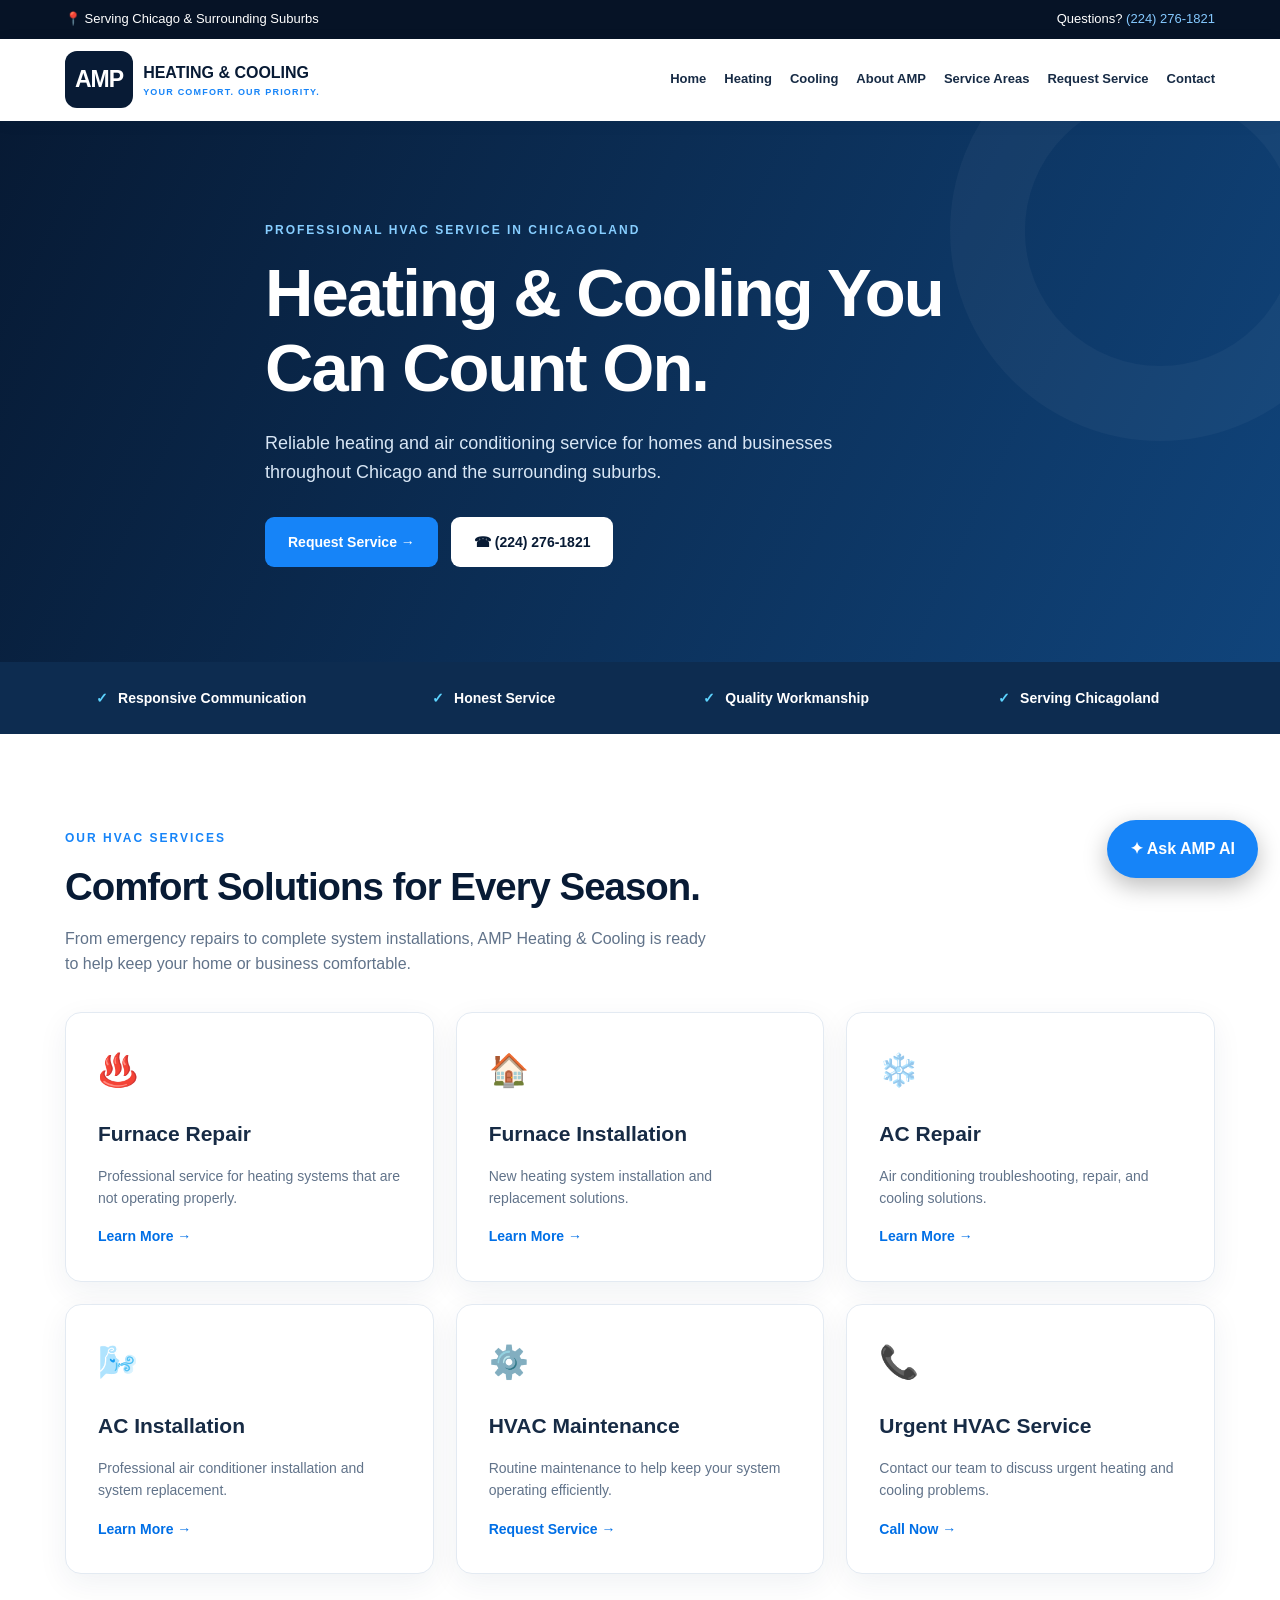
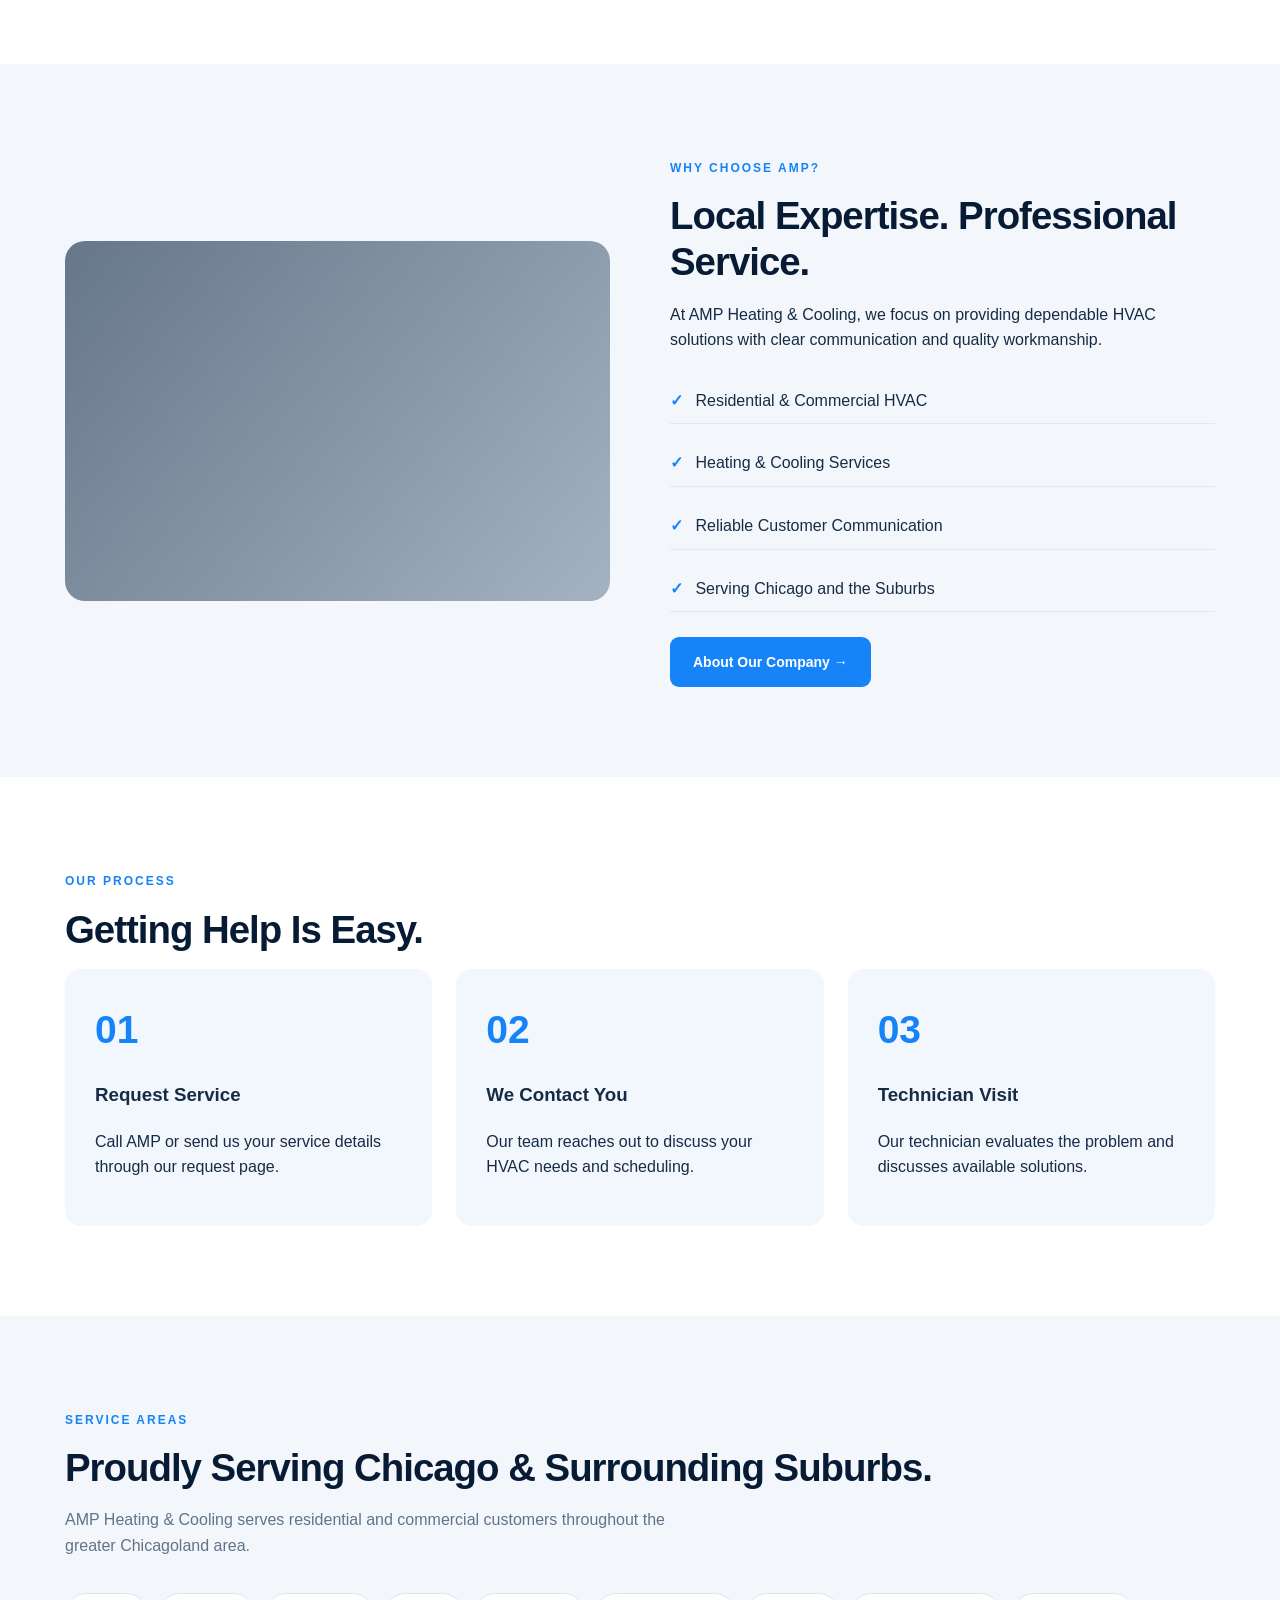
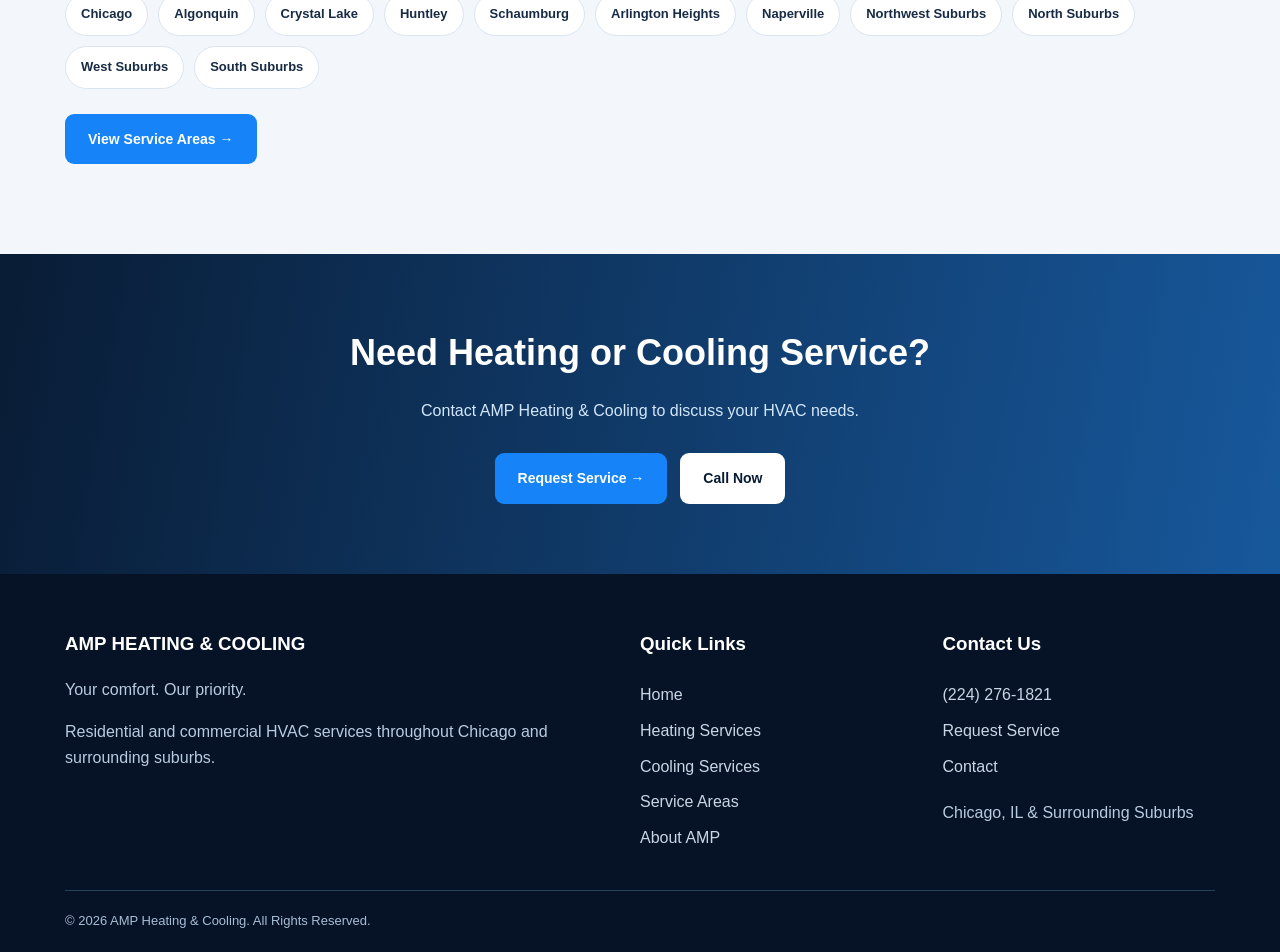
<file: index.html>
<!DOCTYPE html>
<html lang="en">
<head>
  <meta charset="UTF-8">
  <meta name="viewport" content="width=device-width, initial-scale=1">
  <meta name="description" content="AMP Heating & Cooling provides professional HVAC repair, installation and maintenance throughout Chicago and the surrounding suburbs.">
  <title>AMP Heating & Cooling | Chicago HVAC Services</title>

  <style>
    :root {
      --navy: #081b35;
      --blue: #1684f8;
      --light: #f3f7fc;
      --text: #172b45;
      --muted: #61738a;
    }
    * { box-sizing: border-box; }
    html { scroll-behavior: smooth; }
    body { margin: 0; font-family: Arial, sans-serif; color: var(--text); line-height: 1.6; }
    a { text-decoration: none; color: inherit; }
    button, input, textarea, select { font: inherit; }
    button { cursor: pointer; }
    .container { width: min(1150px, 92%); margin: auto; }
    .topbar { background: #061326; color: white; padding: 9px 0; font-size: 13px; }
    .topbar .container { display: flex; justify-content: space-between; gap: 12px; flex-wrap: wrap; }
    .topbar a { color: #85c9ff; }
    header { background: white; position: sticky; top: 0; z-index: 20; box-shadow: 0 2px 14px #09274a13; }
    .navbar { min-height: 82px; display: flex; align-items: center; justify-content: space-between; gap: 18px; }
    .logo { display: flex; align-items: center; gap: 10px; font-size: 16px; font-weight: 900; color: var(--navy); }
    .logo-icon { padding: 10px; border-radius: 12px; background: var(--navy); color: white; font-size: 23px; letter-spacing: -1px; }
    .logo small { display: block; font-size: 9px; letter-spacing: 1.2px; color: var(--blue); }
    nav { display: flex; align-items: center; gap: 18px; }
    nav a { font-size: 13px; font-weight: 700; }
    nav a:hover { color: var(--blue); }
    .menu-btn { display: none; background: none; border: 0; font-size: 27px; }
    .btn { display: inline-flex; align-items: center; justify-content: center; gap: 8px; border-radius: 9px; padding: 14px 23px; background: var(--blue); color: white; font-size: 14px; font-weight: bold; border: none; transition: .2s; }
    .btn:hover { background: #0065d5; transform: translateY(-2px); }
    .btn-white { background: white; color: var(--navy); }
    .btn-white:hover { background: #e6efff; }
    .hero { position: relative; overflow: hidden; background: linear-gradient(115deg,#071a34 0%,#10447b 100%); color: white; padding: 95px 0; }
    .hero-content { max-width: 750px; position: relative; z-index: 1; }
    .eyebrow { display: inline-block; font-size: 12px; font-weight: 800; color: #1684f8; text-transform: uppercase; letter-spacing: 2px; margin-bottom: 15px; }
    .hero .eyebrow { color: #87ceff; }
    h1 { font-size: clamp(38px, 5.5vw, 67px); line-height: 1.12; letter-spacing: -2px; margin: 0 0 24px; }
    .hero p { font-size: 18px; color: #d8e6f5; max-width: 650px; }
    .hero-buttons { display: flex; gap: 13px; flex-wrap: wrap; margin-top: 30px; }
    .hero-circle { width: 420px; height: 420px; border-radius: 50%; border: 75px solid #ffffff09; position: absolute; top: -100px; right: -90px; }
    .trust { background: #0d2c50; color: white; padding: 25px 0; }
    .trust-grid { display: grid; grid-template-columns: repeat(4,1fr); gap: 20px; text-align: center; font-size: 14px; font-weight: bold; }
    .trust span { color: #5dd4ff; margin-right: 6px; }
    section.content { padding: 90px 0; }
    .light { background: var(--light); }
    .section-title { font-size: clamp(28px, 3vw, 43px); line-height: 1.2; letter-spacing: -1px; margin: 0 0 16px; color: var(--navy); }
    .section-intro { max-width: 650px; color: var(--muted); margin-bottom: 35px; }
    .cards { display: grid; grid-template-columns: repeat(3,1fr); gap: 22px; }
    .card { background: white; padding: 32px; border: 1px solid #e3eaf2; border-radius: 16px; box-shadow: 0 9px 30px #102f5110; transition: .2s; }
    .card:hover { transform: translateY(-5px); box-shadow: 0 15px 35px #102f5122; }
    .card .symbol { font-size: 32px; }
    .card h3 { font-size: 21px; margin-bottom: 10px; }
    .card p { color: var(--muted); font-size: 14px; }
    .card a { color: #006fe6; font-weight: bold; font-size: 14px; }
    .split { display: grid; grid-template-columns: 1fr 1fr; gap: 60px; align-items: center; }
    .checklist { margin: 25px 0; }
    .checklist p { padding: 10px 0; border-bottom: 1px solid #e1e8f0; }
    .checklist b { color: #1684f8; margin-right: 8px; }
    .photo { min-height: 360px; background: linear-gradient(130deg,#09223e99,#06274a55),url("https://images.unsplash.com/photo-1581092160562-40aa08e78837?auto=format&fit=crop&w=1200&q=85") center/cover; border-radius: 20px; }
    .steps { display: grid; grid-template-columns: repeat(3,1fr); gap: 24px; }
    .step { padding: 30px; border-radius: 16px; background: #f2f7fd; }
    .number { font-size: 39px; font-weight: 900; color: #1684f8; }
    .areas { display: flex; flex-wrap: wrap; gap: 10px; margin: 25px 0; }
    .area { background: white; padding: 10px 15px; border: 1px solid #dae5f1; border-radius: 30px; font-size: 13px; font-weight: bold; }
    .cta { background: linear-gradient(100deg,#091c35,#17589c); color: white; text-align: center; padding: 70px 0; }
    .cta h2 { font-size: 36px; margin: 0 0 10px; }
    .cta p { color: #d3e7fb; margin-bottom: 30px; }
    .footer { background: #061326; color: white; padding: 55px 0 20px; }
    .footer-grid { display: grid; grid-template-columns: 2fr 1fr 1fr; gap: 30px; }
    .footer h3 { margin-top: 0; }
    .footer a { display: block; padding: 5px 0; color: #c9d6e6; }
    .footer p { color: #bacbdf; }
    .copyright { border-top: 1px solid #29405a; margin-top: 35px; padding-top: 20px; font-size: 13px; color: #a8bdd5; }
    .chat-launch { position: fixed; right: 22px; bottom: 22px; z-index: 90; background: var(--blue); color: white; border: 0; border-radius: 40px; padding: 16px 23px; box-shadow: 0 8px 25px #0004; font-weight: bold; }
    .chat-panel { display: none; position: fixed; bottom: 86px; right: 20px; z-index: 100; width: min(370px,calc(100vw - 40px)); height: 490px; max-height: calc(100vh - 110px); background: white; border-radius: 17px; box-shadow: 0 15px 65px #0004; overflow: hidden; flex-direction: column; }
    .chat-panel.open { display: flex; }
    .chat-header { background: var(--navy); padding: 18px; color: white; display: flex; justify-content: space-between; align-items: center; }
    .chat-header button { background: transparent; color: white; border: none; font-size: 26px; }
    .chat-messages { flex: 1; overflow-y: auto; padding: 15px; background: #f5f8fd; }
    .message { max-width: 90%; margin-bottom: 12px; padding: 12px; border-radius: 12px; font-size: 13px; overflow-wrap: anywhere; }
    .assistant { background: white; color: var(--text); }
    .user { background: var(--blue); color: white; margin-left: auto; }
    .chat-form { display: flex; padding: 12px; border-top: 1px solid #e4ebf3; gap: 7px; }
    .chat-form input { flex: 1; min-width: 0; border: 1px solid #dce4ef; border-radius: 8px; padding: 10px; }
    .chat-form button { background: var(--blue); color: white; border: 0; border-radius: 8px; padding: 0 15px; }
    .chat-note { padding: 8px 12px; font-size: 10px; color: var(--muted); text-align: center; }

    @media(max-width:850px) {
      .menu-btn { display: block; }
      nav { display: none; position: absolute; top: 82px; left: 0; right: 0; background: white; flex-direction: column; padding: 22px; box-shadow: 0 10px 20px #0002; align-items: stretch; }
      nav.open { display: flex; }
      .cards, .steps { grid-template-columns: repeat(2,1fr); }
      .split { grid-template-columns: 1fr; gap: 30px; }
      .footer-grid { grid-template-columns: 1fr 1fr; }
    }
    @media(max-width:580px) {
      .hero { padding: 75px 0; }
      .cards, .steps, .trust-grid, .footer-grid { grid-template-columns: 1fr; }
      .trust-grid { text-align: left; }
      .navbar { min-height: 75px; }
      nav { top: 75px; }
      section.content { padding: 65px 0; }
      .topbar { font-size: 11px; }
    }
  </style>
</head>

<body>
  <div class="topbar">
    <div class="container">
      <span>📍 Serving Chicago & Surrounding Suburbs</span>
      <span>Questions? <a href="tel:2242761821">(224) 276-1821</a></span>
    </div>
  </div>

  <header>
    <div class="container navbar">
      <a href="index.html" class="logo">
        <span class="logo-icon">AMP</span>
        <span>HEATING & COOLING<small>YOUR COMFORT. OUR PRIORITY.</small></span>
      </a>
      <button class="menu-btn" id="menuButton" aria-label="Toggle navigation" aria-expanded="false">☰</button>
      <nav id="nav">
        <a href="index.html">Home</a>
        <a href="heating.html">Heating</a>
        <a href="cooling.html">Cooling</a>
        <a href="about.html">About AMP</a>
        <a href="areas.html">Service Areas</a>
        <a href="request.html">Request Service</a>
        <a href="contact.html">Contact</a>
      </nav>
    </div>
  </header>

  <main>
    <section class="hero">
      <div class="hero-circle"></div>
      <div class="container hero-content">
        <span class="eyebrow">Professional HVAC Service in Chicagoland</span>
        <h1>Heating & Cooling You Can Count On.</h1>
        <p>Reliable heating and air conditioning service for homes and businesses throughout Chicago and the surrounding suburbs.</p>
        <div class="hero-buttons">
          <a class="btn" href="request.html">Request Service →</a>
          <a class="btn btn-white" href="tel:2242761821">☎ (224) 276-1821</a>
        </div>
      </div>
    </section>

    <section class="trust">
      <div class="container trust-grid">
        <div><span>✓</span> Responsive Communication</div>
        <div><span>✓</span> Honest Service</div>
        <div><span>✓</span> Quality Workmanship</div>
        <div><span>✓</span> Serving Chicagoland</div>
      </div>
    </section>

    <section class="content">
      <div class="container">
        <span class="eyebrow">Our HVAC Services</span>
        <h2 class="section-title">Comfort Solutions for Every Season.</h2>
        <p class="section-intro">From emergency repairs to complete system installations, AMP Heating & Cooling is ready to help keep your home or business comfortable.</p>

        <div class="cards">
          <article class="card">
            <div class="symbol">♨️</div>
            <h3>Furnace Repair</h3>
            <p>Professional service for heating systems that are not operating properly.</p>
            <a href="heating.html">Learn More →</a>
          </article>
          <article class="card">
            <div class="symbol">🏠</div>
            <h3>Furnace Installation</h3>
            <p>New heating system installation and replacement solutions.</p>
            <a href="heating.html">Learn More →</a>
          </article>
          <article class="card">
            <div class="symbol">❄️</div>
            <h3>AC Repair</h3>
            <p>Air conditioning troubleshooting, repair, and cooling solutions.</p>
            <a href="cooling.html">Learn More →</a>
          </article>
          <article class="card">
            <div class="symbol">🌬️</div>
            <h3>AC Installation</h3>
            <p>Professional air conditioner installation and system replacement.</p>
            <a href="cooling.html">Learn More →</a>
          </article>
          <article class="card">
            <div class="symbol">⚙️</div>
            <h3>HVAC Maintenance</h3>
            <p>Routine maintenance to help keep your system operating efficiently.</p>
            <a href="request.html">Request Service →</a>
          </article>
          <article class="card">
            <div class="symbol">📞</div>
            <h3>Urgent HVAC Service</h3>
            <p>Contact our team to discuss urgent heating and cooling problems.</p>
            <a href="tel:2242761821">Call Now →</a>
          </article>
        </div>
      </div>
    </section>

    <section class="content light">
      <div class="container split">
        <div class="photo" role="img" aria-label="HVAC equipment maintenance"></div>
        <div>
          <span class="eyebrow">Why Choose AMP?</span>
          <h2 class="section-title">Local Expertise. Professional Service.</h2>
          <p>At AMP Heating & Cooling, we focus on providing dependable HVAC solutions with clear communication and quality workmanship.</p>
          <div class="checklist">
            <p><b>✓</b> Residential & Commercial HVAC</p>
            <p><b>✓</b> Heating & Cooling Services</p>
            <p><b>✓</b> Reliable Customer Communication</p>
            <p><b>✓</b> Serving Chicago and the Suburbs</p>
          </div>
          <a class="btn" href="about.html">About Our Company →</a>
        </div>
      </div>
    </section>

    <section class="content">
      <div class="container">
        <span class="eyebrow">Our Process</span>
        <h2 class="section-title">Getting Help Is Easy.</h2>
        <div class="steps">
          <div class="step">
            <div class="number">01</div>
            <h3>Request Service</h3>
            <p>Call AMP or send us your service details through our request page.</p>
          </div>
          <div class="step">
            <div class="number">02</div>
            <h3>We Contact You</h3>
            <p>Our team reaches out to discuss your HVAC needs and scheduling.</p>
          </div>
          <div class="step">
            <div class="number">03</div>
            <h3>Technician Visit</h3>
            <p>Our technician evaluates the problem and discusses available solutions.</p>
          </div>
        </div>
      </div>
    </section>

    <section class="content light">
      <div class="container">
        <span class="eyebrow">Service Areas</span>
        <h2 class="section-title">Proudly Serving Chicago & Surrounding Suburbs.</h2>
        <p class="section-intro">AMP Heating & Cooling serves residential and commercial customers throughout the greater Chicagoland area.</p>
        <div class="areas">
          <span class="area">Chicago</span>
          <span class="area">Algonquin</span>
          <span class="area">Crystal Lake</span>
          <span class="area">Huntley</span>
          <span class="area">Schaumburg</span>
          <span class="area">Arlington Heights</span>
          <span class="area">Naperville</span>
          <span class="area">Northwest Suburbs</span>
          <span class="area">North Suburbs</span>
          <span class="area">West Suburbs</span>
          <span class="area">South Suburbs</span>
        </div>
        <a href="areas.html" class="btn">View Service Areas →</a>
      </div>
    </section>

    <section class="cta">
      <div class="container">
        <h2>Need Heating or Cooling Service?</h2>
        <p>Contact AMP Heating & Cooling to discuss your HVAC needs.</p>
        <div class="hero-buttons" style="justify-content:center">
          <a href="request.html" class="btn">Request Service →</a>
          <a href="tel:2242761821" class="btn btn-white">Call Now</a>
        </div>
      </div>
    </section>
  </main>

  <footer class="footer">
    <div class="container">
      <div class="footer-grid">
        <div>
          <h3>AMP HEATING & COOLING</h3>
          <p>Your comfort. Our priority.</p>
          <p>Residential and commercial HVAC services throughout Chicago and surrounding suburbs.</p>
        </div>
        <div>
          <h3>Quick Links</h3>
          <a href="index.html">Home</a>
          <a href="heating.html">Heating Services</a>
          <a href="cooling.html">Cooling Services</a>
          <a href="areas.html">Service Areas</a>
          <a href="about.html">About AMP</a>
        </div>
        <div>
          <h3>Contact Us</h3>
          <a href="tel:2242761821">(224) 276-1821</a>
          <a href="request.html">Request Service</a>
          <a href="contact.html">Contact</a>
          <p>Chicago, IL & Surrounding Suburbs</p>
        </div>
      </div>
      <div class="copyright">© 2026 AMP Heating & Cooling. All Rights Reserved.</div>
    </div>
  </footer>

  <!-- FAQ assistant: works on static GitHub Pages -->
  <button class="chat-launch" id="chatLaunch" aria-expanded="false" aria-controls="chatPanel">✦ Ask AMP AI</button>

  <section class="chat-panel" id="chatPanel" aria-label="AMP chat assistant">
    <div class="chat-header">
      <div><strong>✦ AMP Virtual Assistant</strong><br><small>HVAC questions & service information</small></div>
      <button id="chatClose" aria-label="Close chat">×</button>
    </div>
    <div class="chat-messages" id="chatMessages" role="log" aria-live="polite">
      <div class="message assistant">Welcome to AMP Heating & Cooling! I can help with common HVAC questions, service areas, and how to request an appointment.</div>
    </div>
    <form class="chat-form" id="chatForm">
      <input id="chatInput" maxlength="500" placeholder="Ask about heating, AC, or service..." aria-label="Your message" required>
      <button type="submit" aria-label="Send message">➤</button>
    </form>
    <div class="chat-note">Automated FAQ demo, not live AI. For service call (224) 276-1821.</div>
  </section>

  <script>
    const menuButton = document.getElementById("menuButton");
    const nav = document.getElementById("nav");

    menuButton.addEventListener("click", () => {
      const open = nav.classList.toggle("open");
      menuButton.setAttribute("aria-expanded", String(open));
    });

    const chatPanel = document.getElementById("chatPanel");
    const chatLaunch = document.getElementById("chatLaunch");
    const chatClose = document.getElementById("chatClose");
    const chatMessages = document.getElementById("chatMessages");
    const chatForm = document.getElementById("chatForm");
    const chatInput = document.getElementById("chatInput");

    function toggleChat(open) {
      chatPanel.classList.toggle("open", open);
      chatLaunch.setAttribute("aria-expanded", String(open));
      if (open) chatInput.focus();
    }

    chatLaunch.addEventListener("click", () => toggleChat(!chatPanel.classList.contains("open")));
    chatClose.addEventListener("click", () => toggleChat(false));

    function replyTo(message) {
      const q = message.toLowerCase();

      if (/gas smell|smell gas|gas leak|carbon monoxide|co alarm/.test(q)) {
        return "If you suspect a gas leak or carbon monoxide, leave the building immediately and call 911 or your gas utility from outside. Do not use electrical switches or try to repair the equipment.";
      }
      if (/area|city|chicago|suburb|location|town|serve/.test(q)) {
        return "AMP serves Chicago and surrounding suburbs throughout Chicagoland. Call (224) 276-1821 to confirm service at your address.";
      }
      if (/price|cost|quote|estimate|how much/.test(q)) {
        return "Pricing depends on the system and work needed. Please call (224) 276-1821 for more information.";
      }
      if (/book|appointment|schedule|request|technician/.test(q)) {
        return "You can request service on our Request Service page or call (224) 276-1821. An appointment is not confirmed until our team contacts you.";
      }
      if (/ac|cool|air condition|refrigerant/.test(q)) {
        return "AMP provides AC repair, installation, and maintenance. If your AC isn't cooling, our technicians can evaluate it. Call (224) 276-1821 or visit Request Service.";
      }
      if (/heat|furnace|warm|heater/.test(q)) {
        return "AMP provides heating repair, furnace installation, and maintenance. You can call (224) 276-1821 to arrange an evaluation.";
      }
      if (/emergency|urgent|asap/.test(q)) {
        return "For urgent HVAC problems, call AMP at (224) 276-1821 to ask about availability. If there's immediate danger, contact emergency services.";
      }
      if (/hello|hi|hey/.test(q)) {
        return "Hello! How can I help you with heating, cooling, or requesting HVAC service?";
      }
      return "I can help with AMP services, heating, AC, service areas, and appointment requests. For specific questions, please call (224) 276-1821.";
    }

    function addMessage(text, sender) {
      const bubble = document.createElement("div");
      bubble.className = "message " + sender;
      bubble.textContent = text;
      chatMessages.appendChild(bubble);
      chatMessages.scrollTop = chatMessages.scrollHeight;
    }

    chatForm.addEventListener("submit", (event) => {
      event.preventDefault();
      const text = chatInput.value.trim();
      if (!text) return;
      addMessage(text, "user");
      chatInput.value = "";
      addMessage(replyTo(text), "assistant");
    });
  </script>
</body>
</html>
</file>
